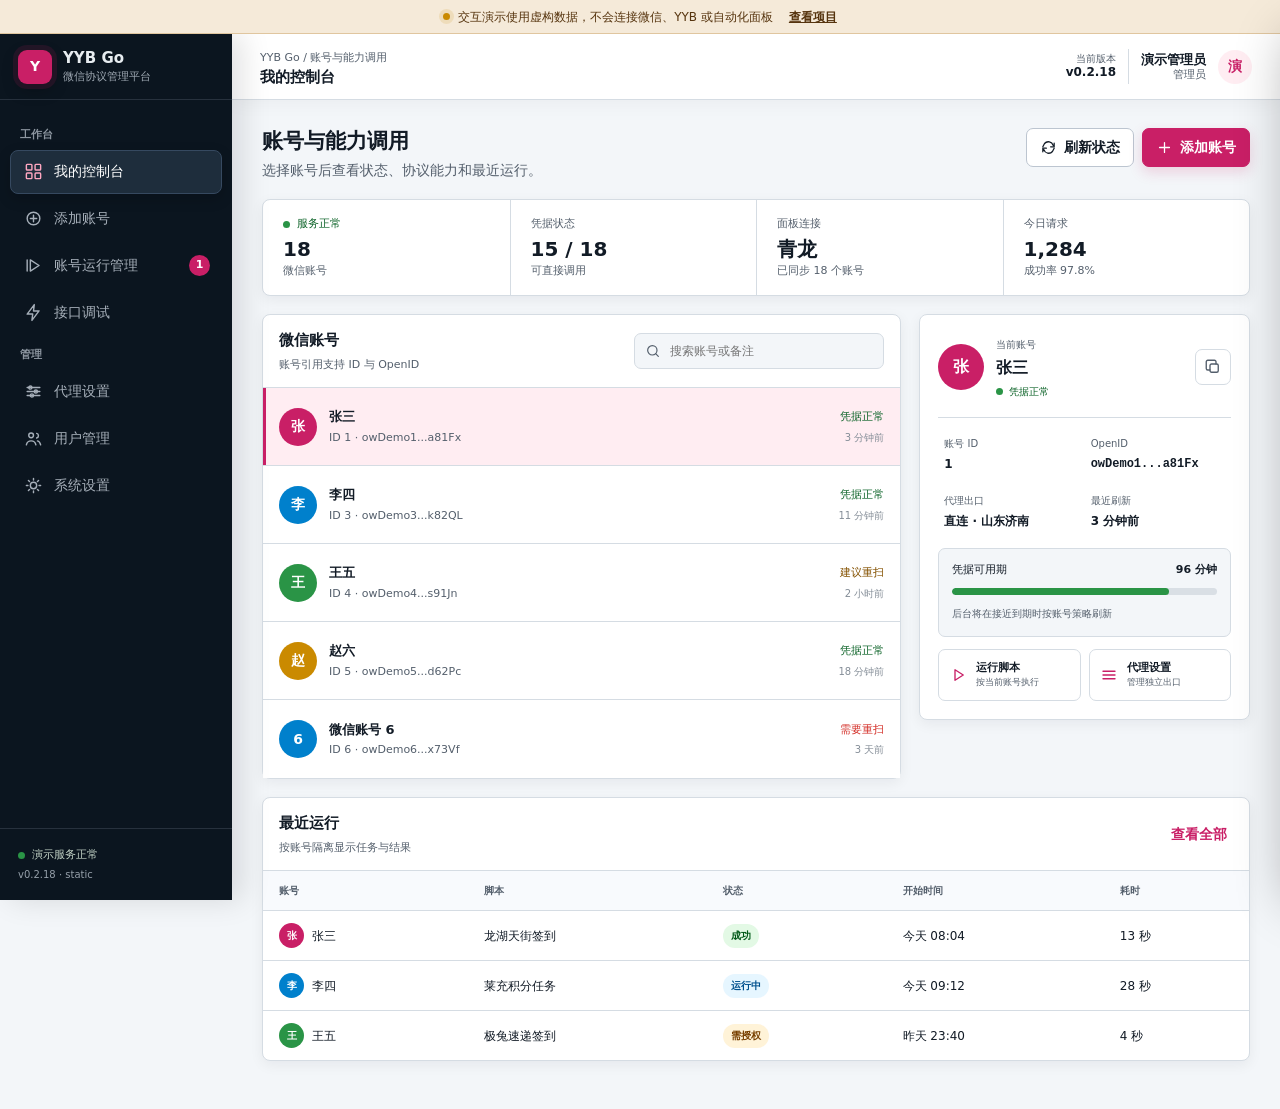
<file: index.html>
<!doctype html>
<html lang="zh-CN">
<head>
  <meta charset="utf-8">
  <meta name="viewport" content="width=device-width, initial-scale=1">
  <meta name="color-scheme" content="light">
  <meta name="theme-color" content="#222a35">
  <meta name="description" content="YYB Go Enhanced 交互式静态演示，体验账号、代理、脚本运行与接口调试。">
  <title>YYB Go Enhanced · 交互演示</title>
  <link rel="stylesheet" href="./styles.css">
</head>
<body>
  <div class="demo-strip" role="note">
    <span class="demo-strip-dot" aria-hidden="true"></span>
    交互演示使用虚构数据，不会连接微信、YYB 或自动化面板
    <a href="https://github.com/525815266/YYB-Go-Enhanced">查看项目</a>
  </div>

  <div class="app-shell">
    <aside class="sidebar" id="sidebar" aria-label="主导航">
      <div class="brand">
        <span class="brand-mark" aria-hidden="true">Y</span>
        <span class="brand-copy"><strong>YYB Go</strong><small>微信协议管理平台</small></span>
      </div>

      <nav class="nav" aria-label="演示模块">
        <p class="nav-group">工作台</p>
        <button class="nav-item active" type="button" data-view="dashboard">
          <span class="nav-icon" aria-hidden="true"><svg viewBox="0 0 24 24"><rect x="3" y="3" width="7" height="7" rx="1"/><rect x="14" y="3" width="7" height="7" rx="1"/><rect x="3" y="14" width="7" height="7" rx="1"/><rect x="14" y="14" width="7" height="7" rx="1"/></svg></span>
          <span>我的控制台</span>
        </button>
        <button class="nav-item" type="button" data-view="scan">
          <span class="nav-icon" aria-hidden="true"><svg viewBox="0 0 24 24"><circle cx="12" cy="12" r="8"/><path d="M12 8v8M8 12h8"/></svg></span>
          <span>添加账号</span>
        </button>
        <button class="nav-item" type="button" data-view="runs">
          <span class="nav-icon" aria-hidden="true"><svg viewBox="0 0 24 24"><path d="M8 5v14l11-7z"/><path d="M4 5v14"/></svg></span>
          <span>账号运行管理</span><span class="nav-count" id="runningCount">1</span>
        </button>
        <button class="nav-item" type="button" data-view="api">
          <span class="nav-icon" aria-hidden="true"><svg viewBox="0 0 24 24"><path d="m13 2-9 12h7l-1 8 9-12h-7z"/></svg></span>
          <span>接口调试</span>
        </button>

        <p class="nav-group">管理</p>
        <button class="nav-item" type="button" data-view="proxies">
          <span class="nav-icon" aria-hidden="true"><svg viewBox="0 0 24 24"><path d="M4 7h16M4 12h16M4 17h16"/><circle cx="8" cy="7" r="2"/><circle cx="15" cy="12" r="2"/><circle cx="10" cy="17" r="2"/></svg></span>
          <span>代理设置</span>
        </button>
        <button class="nav-item" type="button" data-view="users">
          <span class="nav-icon" aria-hidden="true"><svg viewBox="0 0 24 24"><circle cx="9" cy="8" r="3"/><path d="M3 20c.6-3.1 2.6-5 6-5s5.4 1.9 6 5M16 5.5a3 3 0 0 1 0 5.8M17 15c2 .5 3.3 2.1 4 5"/></svg></span>
          <span>用户管理</span>
        </button>
        <button class="nav-item" type="button" data-view="settings">
          <span class="nav-icon" aria-hidden="true"><svg viewBox="0 0 24 24"><path d="M12 3v2M12 19v2M3 12h2M19 12h2M5.6 5.6 7 7M17 17l1.4 1.4M18.4 5.6 17 7M7 17l-1.4 1.4"/><circle cx="12" cy="12" r="4"/></svg></span>
          <span>系统设置</span>
        </button>
      </nav>

      <div class="sidebar-foot">
        <span class="service-state"><i></i>演示服务正常</span>
        <small>v0.2.18 · static</small>
      </div>
    </aside>

    <button class="sidebar-overlay" id="sidebarOverlay" type="button" aria-label="关闭导航"></button>

    <section class="stage">
      <header class="topbar">
        <div class="topbar-context">
          <button class="icon-button menu-button" id="menuButton" type="button" aria-label="打开导航">
            <svg viewBox="0 0 24 24" aria-hidden="true"><path d="M4 7h16M4 12h16M4 17h16"/></svg>
          </button>
          <div><small>YYB Go / <span id="breadcrumb">账号与能力调用</span></small><h1 id="pageTitle">我的控制台</h1></div>
        </div>
        <div class="topbar-actions">
          <button class="version-button" type="button" id="versionButton"><small>当前版本</small><strong>v0.2.18</strong></button>
          <div class="user-copy"><strong>演示管理员</strong><small>管理员</small></div>
          <span class="user-avatar" aria-hidden="true">演</span>
        </div>
      </header>

      <main class="main">
        <section class="view active" data-view-panel="dashboard" aria-labelledby="dashboardTitle">
          <div class="page-head">
            <div><h2 id="dashboardTitle">账号与能力调用</h2><p>选择账号后查看状态、协议能力和最近运行。</p></div>
            <div class="page-actions"><button class="button secondary" type="button" id="refreshAccounts"><svg viewBox="0 0 24 24" aria-hidden="true"><path d="M20 6v5h-5M4 18v-5h5M18.5 9A7 7 0 0 0 6.4 6.4L4 11M5.5 15A7 7 0 0 0 17.6 17.6L20 13"/></svg>刷新状态</button><button class="button primary" type="button" data-go="scan"><svg viewBox="0 0 24 24" aria-hidden="true"><path d="M12 5v14M5 12h14"/></svg>添加账号</button></div>
          </div>

          <div class="status-band" aria-label="服务摘要">
            <div><span class="status-signal ok"><i></i>服务正常</span><strong>18</strong><small>微信账号</small></div>
            <div><span>凭据状态</span><strong>15 / 18</strong><small>可直接调用</small></div>
            <div><span>面板连接</span><strong>青龙</strong><small>已同步 18 个账号</small></div>
            <div><span>今日请求</span><strong>1,284</strong><small>成功率 97.8%</small></div>
          </div>

          <div class="dashboard-grid">
            <section class="account-workspace" aria-label="账号列表">
              <div class="section-head"><div><h3>微信账号</h3><p>账号引用支持 ID 与 OpenID</p></div><label class="search"><svg viewBox="0 0 24 24" aria-hidden="true"><circle cx="11" cy="11" r="7"/><path d="m16 16 4 4"/></svg><input id="accountSearch" type="search" placeholder="搜索账号或备注" aria-label="搜索账号"></label></div>
              <div class="account-list" id="accountList"></div>
            </section>

            <aside class="account-detail" aria-label="当前账号详情">
              <div class="detail-head"><span class="detail-avatar" id="detailAvatar">张</span><div><small>当前账号</small><h3 id="detailName">张三</h3><span class="inline-status ok"><i></i>凭据正常</span></div><button class="icon-button" type="button" aria-label="复制 OpenID" id="copyOpenid"><svg viewBox="0 0 24 24" aria-hidden="true"><rect x="8" y="8" width="11" height="11" rx="2"/><path d="M16 8V5a2 2 0 0 0-2-2H5a2 2 0 0 0-2 2v9a2 2 0 0 0 2 2h3"/></svg></button></div>
              <dl class="detail-grid">
                <div><dt>账号 ID</dt><dd id="detailId">1</dd></div>
                <div><dt>OpenID</dt><dd class="mono" id="detailOpenid">owDemo1...a81Fx</dd></div>
                <div><dt>代理出口</dt><dd id="detailProxy">直连 · 山东济南</dd></div>
                <div><dt>最近刷新</dt><dd id="detailRefresh">3 分钟前</dd></div>
              </dl>
              <div class="credential-health"><div class="health-label"><span>凭据可用期</span><strong id="healthText">96 分钟</strong></div><div class="progress"><span id="healthProgress" style="width:82%"></span></div><small>后台将在接近到期时按账号策略刷新</small></div>
              <div class="quick-actions"><button type="button" data-go="runs"><svg viewBox="0 0 24 24"><path d="M8 5v14l11-7z"/></svg><span><strong>运行脚本</strong><small>按当前账号执行</small></span></button><button type="button" data-go="proxies"><svg viewBox="0 0 24 24"><path d="M4 7h16M4 12h16M4 17h16"/></svg><span><strong>代理设置</strong><small>管理独立出口</small></span></button></div>
            </aside>
          </div>

          <section class="activity-section">
            <div class="section-head"><div><h3>最近运行</h3><p>按账号隔离显示任务与结果</p></div><button class="text-button" type="button" data-go="runs">查看全部</button></div>
            <div class="activity-table-wrap"><table class="activity-table"><thead><tr><th>账号</th><th>脚本</th><th>状态</th><th>开始时间</th><th>耗时</th></tr></thead><tbody><tr><td><span class="table-account"><i class="avatar-xs coral">张</i>张三</span></td><td>龙湖天街签到</td><td><span class="run-status success">成功</span></td><td>今天 08:04</td><td>13 秒</td></tr><tr><td><span class="table-account"><i class="avatar-xs blue">李</i>李四</span></td><td>莱充积分任务</td><td><span class="run-status running">运行中</span></td><td>今天 09:12</td><td>28 秒</td></tr><tr><td><span class="table-account"><i class="avatar-xs green">王</i>王五</span></td><td>极兔速递签到</td><td><span class="run-status warning">需授权</span></td><td>昨天 23:40</td><td>4 秒</td></tr></tbody></table></div>
          </section>
        </section>

        <section class="view" data-view-panel="scan" aria-labelledby="scanTitle">
          <div class="page-head"><div><h2 id="scanTitle">添加微信账号</h2><p>完成扫码后确认账号信息，再同步至自动化面板。</p></div><span class="step-caption" id="scanStepCaption">步骤 1 / 3</span></div>
          <ol class="steps" aria-label="添加账号进度"><li class="active" data-scan-step="1"><span>1</span><strong>微信扫码</strong></li><li data-scan-step="2"><span>2</span><strong>确认账号</strong></li><li data-scan-step="3"><span>3</span><strong>同步面板</strong></li></ol>
          <div class="scan-layout">
            <section class="scan-primary" id="scanPrimary"></section>
            <aside class="scan-aside"><h3>扫码前设置</h3><label class="field"><span>登录代理</span><select id="scanProxy"><option>直连</option><option>品赞 · 山东济南</option><option>静态代理 · 上海</option></select></label><div class="setting-row"><span><strong>面板自动同步</strong><small>成功后写入 YYB_SERVER</small></span><label class="switch"><input id="autoSync" type="checkbox" checked><span></span></label></div><div class="security-note"><svg viewBox="0 0 24 24" aria-hidden="true"><path d="M12 3 4 6v5c0 5 3.4 8.3 8 10 4.6-1.7 8-5 8-10V6z"/><path d="m9 12 2 2 4-4"/></svg><span>二维码与授权会话独立计时。演示不会创建真实登录会话。</span></div></aside>
          </div>
        </section>

        <section class="view" data-view-panel="runs" aria-labelledby="runsTitle">
          <div class="page-head"><div><h2 id="runsTitle">账号运行管理</h2><p>按账号筛选任务，控制启停并查看隔离日志。</p></div><button class="button secondary" type="button" id="syncJobs"><svg viewBox="0 0 24 24"><path d="M20 6v5h-5M4 18v-5h5M18.5 9A7 7 0 0 0 6.4 6.4L4 11M5.5 15A7 7 0 0 0 17.6 17.6L20 13"/></svg>同步面板</button></div>
          <div class="filter-bar"><label><span>账号</span><select id="runAccount"></select></label><label><span>脚本状态</span><select id="runStatus"><option value="all">全部状态</option><option value="enabled">已启用</option><option value="disabled">已停用</option></select></label><label class="filter-search"><span>脚本</span><input id="runSearch" type="search" placeholder="搜索脚本名称"></label></div>
          <div class="run-summary"><span><i class="dot green"></i><strong id="enabledJobs">3</strong> 个启用</span><span><i class="dot amber"></i><strong>1</strong> 个运行中</span><span><i class="dot gray"></i><strong id="disabledJobs">1</strong> 个停用</span><small>最近同步：刚刚</small></div>
          <div class="jobs" id="jobs"></div>
        </section>

        <section class="view" data-view-panel="proxies" aria-labelledby="proxyTitle">
          <div class="page-head"><div><h2 id="proxyTitle">账号代理设置</h2><p>每个账号独立选择网络出口，动态代理仅用于临时调用。</p></div><button class="button primary" type="button" id="saveProxy">保存设置</button></div>
          <div class="proxy-layout">
            <aside class="proxy-accounts"><div class="section-head compact"><div><h3>选择账号</h3><p>配置只作用于当前账号</p></div></div><div id="proxyAccountList"></div></aside>
            <section class="proxy-form"><div class="proxy-current"><span class="detail-avatar" id="proxyAvatar">张</span><div><small>正在配置</small><h3 id="proxyName">张三 · ID 1</h3></div><span class="inline-status ok"><i></i>出口正常</span></div><fieldset class="mode-options"><legend>代理模式</legend><label><input type="radio" name="proxyMode" value="direct" checked><span><strong>直连</strong><small>使用服务器默认网络出口</small></span></label><label><input type="radio" name="proxyMode" value="static"><span><strong>静态代理</strong><small>固定 HTTP CONNECT 或 SOCKS5</small></span></label><label><input type="radio" name="proxyMode" value="dynamic"><span><strong>动态代理 API</strong><small>支持 txt、json 和 json2</small></span></label></fieldset><div class="proxy-fields"><label class="field"><span>代理配置</span><select id="proxyProfile"><option>不使用配置库</option><option>品赞 · 山东一分钟</option><option>巨量 · 华东动态出口</option><option>办公网络 · 固定出口</option></select></label><div class="field-row"><label class="field"><span>目标省份</span><select id="proxyProvince"><option>山东省</option><option>北京市</option><option>上海市</option><option>江苏省</option></select></label><label class="field"><span>目标城市</span><select id="proxyCity"><option>济南市</option><option>青岛市</option><option>烟台市</option></select></label></div><label class="field"><span>提前刷新</span><select><option>到期前 5 分钟</option><option>到期前 15 分钟</option><option>到期前 30 分钟</option></select></label></div><div class="proxy-test"><div><span class="status-signal ok"><i></i>连通测试通过</span><strong>山东省济南市 · 联通</strong><small>入口 120.27.***.81 · 出口 27.195.***.42</small></div><button class="button secondary" id="testProxy" type="button">重新测试</button></div></section>
          </div>
        </section>

        <section class="view" data-view-panel="api" aria-labelledby="apiTitle">
          <div class="page-head"><div><h2 id="apiTitle">接口调试</h2><p>使用虚构账号体验参数填写与 JSON 响应。</p></div><span class="status-signal ok"><i></i>协议服务可用</span></div>
          <div class="api-layout"><section class="api-form"><label class="field"><span>账号</span><select id="apiAccount"></select></label><label class="field"><span>能力</span><select id="apiAction"><option value="getCode">获取 wx.login code</option><option value="getUserInfo">读取账号资料</option><option value="operateWxData">operateWxData 转发</option></select></label><label class="field"><span>AppID</span><input id="apiAppid" value="wx141bb9b73c970a9" spellcheck="false"></label><label class="field payload-field" hidden><span>Payload</span><textarea id="apiPayload" rows="8" spellcheck="false">{
  "api_name": "callFunction",
  "data": { "name": "demo", "data": {} },
  "env": 1
}</textarea></label><button class="button primary wide" id="executeApi" type="button"><svg viewBox="0 0 24 24"><path d="M8 5v14l11-7z"/></svg>执行调用</button></section><section class="response-panel"><div class="response-head"><span>响应结果</span><small id="responseTime">尚未调用</small></div><pre id="apiResponse"><code>{
  "code": 0,
  "message": "选择能力后执行调用",
  "demo": true
}</code></pre></section></div>
        </section>

        <section class="view placeholder-view" data-view-panel="users"><div><span class="placeholder-icon"><svg viewBox="0 0 24 24"><circle cx="9" cy="8" r="3"/><path d="M3 20c.6-3.1 2.6-5 6-5s5.4 1.9 6 5M16 5.5a3 3 0 0 1 0 5.8M17 15c2 .5 3.3 2.1 4 5"/></svg></span><h2>用户与权限</h2><p>正式服务支持管理员、普通用户、用户启停、密码重置和会话管理。</p><button class="button secondary" type="button" data-go="dashboard">返回控制台</button></div></section>
        <section class="view placeholder-view" data-view-panel="settings"><div><span class="placeholder-icon"><svg viewBox="0 0 24 24"><path d="M12 3v2M12 19v2M3 12h2M19 12h2M5.6 5.6 7 7M17 17l1.4 1.4M18.4 5.6 17 7M7 17l-1.4 1.4"/><circle cx="12" cy="12" r="4"/></svg></span><h2>系统设置</h2><p>正式服务可配置面板连接、注册策略、接口令牌、数据库与在线更新。</p><button class="button secondary" type="button" data-go="dashboard">返回控制台</button></div></section>
      </main>
    </section>
  </div>

  <aside class="log-drawer" id="logDrawer" aria-hidden="true" aria-labelledby="logTitle">
    <div class="log-head"><div><small id="logAccount">张三 · ID 1</small><h2 id="logTitle">龙湖天街签到</h2></div><button class="icon-button dark" id="closeLog" type="button" aria-label="关闭日志"><svg viewBox="0 0 24 24"><path d="m6 6 12 12M18 6 6 18"/></svg></button></div>
    <div class="log-meta"><span class="run-status running" id="logStatus">运行中</span><span id="logTime">刚刚开始</span><label><input id="autoScroll" type="checkbox" checked>跟随最新日志</label></div>
    <pre class="log-output" id="logOutput" tabindex="0"></pre>
    <div class="log-actions"><button class="button ghost-dark" type="button" id="clearLog">清空显示</button><button class="button light" type="button" id="rerunJob">再次运行</button></div>
  </aside>
  <button class="drawer-overlay" id="drawerOverlay" type="button" aria-label="关闭日志遮罩"></button>

  <div class="toast-region" id="toastRegion" aria-live="polite" aria-atomic="true"></div>
  <script src="./app.js"></script>
</body>
</html>
</file>
<file: styles.css>
:root {
  color-scheme: light;
  font-family: Inter, "Segoe UI", "PingFang SC", "Microsoft YaHei", system-ui, sans-serif;
  --sidebar-width: 232px;
  --topbar-height: 66px;
  --demo-height: 34px;
  --bg: oklch(0.972 0.005 250);
  --surface: oklch(1 0 0);
  --surface-soft: oklch(0.985 0.004 250);
  --ink: oklch(0.22 0.025 252);
  --muted: oklch(0.48 0.025 252);
  --faint: oklch(0.64 0.018 252);
  --line: oklch(0.89 0.012 250);
  --line-strong: oklch(0.82 0.018 250);
  --accent: oklch(0.55 0.205 3);
  --accent-dark: oklch(0.46 0.19 3);
  --accent-soft: oklch(0.965 0.025 3);
  --sidebar: oklch(0.19 0.025 252);
  --sidebar-hover: oklch(0.25 0.028 252);
  --sidebar-line: oklch(0.31 0.026 252);
  --green: oklch(0.59 0.15 148);
  --green-soft: oklch(0.96 0.035 148);
  --amber: oklch(0.68 0.15 78);
  --amber-soft: oklch(0.97 0.04 78);
  --blue: oklch(0.58 0.15 245);
  --blue-soft: oklch(0.965 0.025 245);
  --red: oklch(0.57 0.2 28);
  --red-soft: oklch(0.965 0.035 28);
  --shadow: 0 12px 30px oklch(0.18 0.025 252 / 0.08);
  --shadow-soft: 0 4px 14px oklch(0.18 0.025 252 / 0.06);
  --z-sidebar: 40;
  --z-topbar: 35;
  --z-overlay: 60;
  --z-drawer: 70;
  --z-toast: 80;
}

* { box-sizing: border-box; }
html { min-width: 320px; background: var(--bg); scroll-behavior: smooth; }
body { margin: 0; color: var(--ink); background: var(--bg); font-size: 14px; line-height: 1.5; }
button, input, select, textarea { font: inherit; letter-spacing: 0; }
button, select { cursor: pointer; }
button:focus-visible, input:focus-visible, select:focus-visible, textarea:focus-visible, a:focus-visible { outline: 2px solid var(--accent); outline-offset: 2px; }
button:disabled { cursor: not-allowed; opacity: 0.58; }
svg { width: 20px; height: 20px; fill: none; stroke: currentColor; stroke-linecap: round; stroke-linejoin: round; stroke-width: 1.8; }
[hidden] { display: none !important; }

.demo-strip { height: var(--demo-height); position: fixed; inset: 0 0 auto 0; z-index: 50; display: flex; align-items: center; justify-content: center; gap: 8px; padding: 0 16px; background: oklch(0.94 0.025 78); border-bottom: 1px solid oklch(0.84 0.06 78); color: oklch(0.36 0.07 65); font-size: 12px; }
.demo-strip a { margin-left: 8px; color: inherit; font-weight: 700; }
.demo-strip-dot { width: 7px; height: 7px; border-radius: 50%; background: var(--amber); box-shadow: 0 0 0 4px oklch(0.68 0.15 78 / 0.14); }

.app-shell { min-height: 100vh; padding-top: var(--demo-height); display: grid; grid-template-columns: var(--sidebar-width) minmax(0, 1fr); }
.sidebar { width: var(--sidebar-width); position: fixed; inset: var(--demo-height) auto 0 0; z-index: var(--z-sidebar); display: flex; flex-direction: column; background: var(--sidebar); color: oklch(0.94 0.008 250); box-shadow: 10px 0 28px oklch(0.12 0.02 252 / 0.12); }
.brand { height: var(--topbar-height); display: flex; align-items: center; gap: 11px; padding: 0 18px; border-bottom: 1px solid var(--sidebar-line); }
.brand-mark { width: 34px; height: 34px; flex: 0 0 auto; display: grid; place-items: center; border-radius: 9px; background: var(--accent); color: white; font-weight: 800; box-shadow: 0 0 0 5px oklch(0.55 0.205 3 / 0.12), 0 6px 16px oklch(0.1 0.02 252 / 0.25); }
.brand-copy { min-width: 0; display: grid; line-height: 1.25; }
.brand-copy strong { font-size: 15px; }
.brand-copy small { margin-top: 2px; color: oklch(0.73 0.018 250); font-size: 11px; }
.nav { flex: 1; overflow-y: auto; padding: 15px 10px; }
.nav-group { margin: 12px 10px 6px; color: oklch(0.67 0.018 250); font-size: 11px; font-weight: 700; }
.nav-item { width: 100%; min-height: 44px; display: flex; align-items: center; gap: 10px; margin: 3px 0; padding: 8px 11px; border: 1px solid transparent; border-radius: 8px; background: transparent; color: oklch(0.75 0.018 250); text-align: left; transition: color 160ms ease, background 160ms ease, border-color 160ms ease; }
.nav-item:hover { color: white; background: var(--sidebar-hover); border-color: var(--sidebar-line); }
.nav-item.active { color: white; background: oklch(0.29 0.035 252); border-color: oklch(0.4 0.045 252); box-shadow: 0 5px 14px oklch(0.1 0.02 252 / 0.2); }
.nav-item.active .nav-icon { color: oklch(0.83 0.12 3); }
.nav-icon { width: 22px; height: 22px; display: grid; place-items: center; flex: 0 0 auto; }
.nav-icon svg { width: 19px; height: 19px; }
.nav-count { min-width: 21px; height: 21px; margin-left: auto; display: inline-grid; place-items: center; border-radius: 99px; background: var(--accent); color: white; font-size: 11px; font-weight: 800; }
.sidebar-foot { min-height: 72px; display: grid; gap: 3px; align-content: center; padding: 12px 18px; border-top: 1px solid var(--sidebar-line); color: oklch(0.7 0.018 250); }
.sidebar-foot small { font-size: 10px; }
.service-state { display: flex; align-items: center; gap: 7px; color: oklch(0.86 0.025 150); font-size: 11px; }
.service-state i, .status-signal i, .inline-status i { width: 7px; height: 7px; border-radius: 50%; background: var(--green); }

.sidebar-overlay { display: none; position: fixed; inset: var(--demo-height) 0 0 0; z-index: 39; border: 0; background: oklch(0.12 0.02 252 / 0.48); }
.stage { min-width: 0; grid-column: 2; }
.topbar { height: var(--topbar-height); position: sticky; top: var(--demo-height); z-index: var(--z-topbar); display: flex; align-items: center; justify-content: space-between; gap: 18px; padding: 0 28px; background: oklch(1 0 0 / 0.94); border-bottom: 1px solid var(--line); box-shadow: 0 4px 18px oklch(0.18 0.025 252 / 0.04); backdrop-filter: blur(14px); }
.topbar-context, .topbar-actions { display: flex; align-items: center; gap: 12px; min-width: 0; }
.topbar-context small, .user-copy small { color: var(--muted); font-size: 11px; }
.topbar h1 { margin: 1px 0 0; font-size: 15px; line-height: 1.3; }
.menu-button { display: none !important; }
.version-button { min-width: 92px; display: grid; justify-items: end; padding: 4px 12px 4px 8px; border: 0; border-right: 1px solid var(--line); background: transparent; color: var(--muted); line-height: 1.25; }
.version-button:hover { color: var(--accent); background: var(--bg); }
.version-button small { font-size: 10px; }
.version-button strong { color: var(--ink); font-size: 12px; }
.user-copy { display: grid; text-align: right; line-height: 1.25; }
.user-copy strong { font-size: 13px; }
.user-avatar { width: 34px; height: 34px; display: grid; place-items: center; border-radius: 50%; background: var(--accent-soft); color: var(--accent); font-weight: 800; }

.main { width: min(1480px, 100%); margin: 0 auto; padding: 28px 30px 48px; }
.view { display: none; }
.view.active { display: block; }
.page-head { min-height: 52px; display: flex; align-items: flex-start; justify-content: space-between; gap: 18px; margin-bottom: 18px; }
.page-head h2, .section-head h3, .detail-head h3, .proxy-current h3 { margin: 0; text-wrap: balance; }
.page-head h2 { font-size: 21px; line-height: 1.3; }
.page-head p, .section-head p { margin: 5px 0 0; color: var(--muted); }
.page-actions { display: flex; gap: 8px; }
.button { min-height: 38px; display: inline-flex; align-items: center; justify-content: center; gap: 7px; padding: 8px 13px; border: 1px solid transparent; border-radius: 7px; font-weight: 680; transition: background 160ms ease, border-color 160ms ease, color 160ms ease, box-shadow 160ms ease; }
.button svg { width: 17px; height: 17px; }
.button.primary { background: var(--accent); border-color: var(--accent); color: white; box-shadow: 0 5px 14px oklch(0.55 0.205 3 / 0.18); }
.button.primary:hover { background: var(--accent-dark); border-color: var(--accent-dark); }
.button.secondary { background: var(--surface); border-color: var(--line-strong); color: var(--ink); }
.button.secondary:hover { border-color: oklch(0.7 0.03 250); background: var(--surface-soft); }
.button.wide { width: 100%; }
.button.light { background: white; border-color: white; color: var(--sidebar); }
.button.ghost-dark { background: transparent; border-color: oklch(0.42 0.025 252); color: oklch(0.86 0.01 250); }
.icon-button { width: 36px; height: 36px; display: grid; place-items: center; flex: 0 0 auto; padding: 0; border: 1px solid var(--line); border-radius: 7px; background: var(--surface); color: var(--muted); }
.icon-button:hover { color: var(--ink); background: var(--bg); }
.icon-button.dark { border-color: oklch(0.4 0.025 252); background: transparent; color: white; }
.icon-button svg { width: 18px; height: 18px; }
.text-button { border: 0; background: transparent; color: var(--accent); font-weight: 700; }

.status-band { min-height: 96px; display: grid; grid-template-columns: repeat(4, minmax(0, 1fr)); margin-bottom: 18px; border: 1px solid var(--line); border-radius: 8px; background: var(--surface); box-shadow: var(--shadow-soft); overflow: hidden; }
.status-band > div { min-width: 0; display: grid; align-content: center; gap: 2px; padding: 16px 20px; }
.status-band > div + div { border-left: 1px solid var(--line); }
.status-band span, .status-band small { color: var(--muted); font-size: 11px; }
.status-band strong { margin-top: 2px; font-size: 20px; line-height: 1.2; }
.status-signal { display: inline-flex; align-items: center; gap: 7px; width: fit-content; }
.status-signal.ok { color: oklch(0.43 0.12 148); }

.dashboard-grid { display: grid; grid-template-columns: minmax(0, 1.45fr) minmax(330px, 0.75fr); gap: 18px; align-items: start; }
.account-workspace, .account-detail, .activity-section, .scan-primary, .scan-aside, .filter-bar, .jobs, .proxy-accounts, .proxy-form, .api-form, .response-panel { background: var(--surface); border: 1px solid var(--line); border-radius: 8px; box-shadow: var(--shadow-soft); }
.section-head { min-height: 65px; display: flex; align-items: center; justify-content: space-between; gap: 14px; padding: 14px 16px; border-bottom: 1px solid var(--line); }
.section-head.compact { min-height: 68px; }
.section-head h3 { font-size: 15px; }
.section-head p { font-size: 11px; }
.search { width: min(250px, 46%); height: 36px; display: flex; align-items: center; gap: 7px; padding: 0 10px; border: 1px solid var(--line); border-radius: 7px; background: var(--bg); color: var(--muted); }
.search:focus-within { border-color: var(--accent); box-shadow: 0 0 0 3px var(--accent-soft); }
.search svg { width: 16px; height: 16px; flex: 0 0 auto; }
.search input { width: 100%; min-width: 0; border: 0; outline: 0; background: transparent; color: var(--ink); font-size: 12px; }
.account-list { max-height: 496px; overflow: auto; }
.account-row { width: 100%; min-height: 78px; display: grid; grid-template-columns: auto minmax(0, 1fr) auto; align-items: center; gap: 12px; padding: 13px 16px; border: 0; border-bottom: 1px solid var(--line); background: white; color: var(--ink); text-align: left; }
.account-row:last-child { border-bottom: 0; }
.account-row:hover { background: var(--surface-soft); }
.account-row.selected { background: var(--accent-soft); box-shadow: inset 3px 0 0 var(--accent); }
.account-avatar, .detail-avatar { display: grid; place-items: center; border-radius: 50%; color: white; font-weight: 800; }
.account-avatar { width: 38px; height: 38px; }
.detail-avatar { width: 46px; height: 46px; background: var(--accent); font-size: 16px; }
.account-copy { min-width: 0; display: grid; gap: 3px; }
.account-copy strong { overflow: hidden; font-size: 13px; text-overflow: ellipsis; white-space: nowrap; }
.account-copy small { overflow: hidden; color: var(--muted); font-size: 11px; text-overflow: ellipsis; white-space: nowrap; }
.account-state { display: grid; justify-items: end; gap: 4px; }
.account-state span { font-size: 11px; }
.account-state small { color: var(--faint); font-size: 10px; }
.state-ok { color: oklch(0.43 0.12 148); }
.state-warning { color: oklch(0.48 0.12 75); }
.state-expired { color: var(--red); }
.empty-list { padding: 40px 20px; color: var(--muted); text-align: center; }

.account-detail { position: sticky; top: calc(var(--demo-height) + var(--topbar-height) + 18px); padding: 18px; }
.detail-head { display: grid; grid-template-columns: auto minmax(0, 1fr) auto; align-items: center; gap: 12px; padding-bottom: 16px; border-bottom: 1px solid var(--line); }
.detail-head small, .proxy-current small { color: var(--muted); font-size: 10px; }
.detail-head h3, .proxy-current h3 { margin-top: 2px; font-size: 16px; }
.inline-status { display: inline-flex; align-items: center; gap: 6px; margin-top: 3px; font-size: 10px; }
.inline-status.ok { color: oklch(0.43 0.12 148); }
.detail-grid { display: grid; grid-template-columns: repeat(2, minmax(0, 1fr)); margin: 0; padding: 8px 0; }
.detail-grid div { min-width: 0; padding: 10px 6px; }
.detail-grid dt { color: var(--muted); font-size: 10px; }
.detail-grid dd { margin: 4px 0 0; overflow: hidden; font-size: 12px; font-weight: 680; text-overflow: ellipsis; white-space: nowrap; }
.mono { font-family: "SFMono-Regular", Consolas, monospace; }
.credential-health { padding: 13px; border: 1px solid var(--line); border-radius: 7px; background: var(--bg); }
.health-label { display: flex; justify-content: space-between; gap: 10px; font-size: 11px; }
.progress { height: 7px; margin: 9px 0 7px; border-radius: 99px; background: oklch(0.9 0.01 250); overflow: hidden; }
.progress span { display: block; height: 100%; border-radius: inherit; background: var(--green); transition: width 240ms ease; }
.credential-health small { color: var(--muted); font-size: 10px; }
.quick-actions { display: grid; grid-template-columns: repeat(2, minmax(0, 1fr)); gap: 8px; margin-top: 12px; }
.quick-actions button { min-width: 0; display: flex; align-items: center; gap: 9px; padding: 10px; border: 1px solid var(--line); border-radius: 7px; background: white; color: var(--ink); text-align: left; }
.quick-actions button:hover { border-color: var(--accent); background: var(--accent-soft); }
.quick-actions svg { width: 18px; color: var(--accent); }
.quick-actions span { min-width: 0; display: grid; }
.quick-actions strong { font-size: 11px; }
.quick-actions small { color: var(--muted); font-size: 9px; }

.activity-section { margin-top: 18px; }
.activity-table-wrap { overflow-x: auto; }
.activity-table { width: 100%; border-collapse: collapse; font-size: 12px; }
.activity-table th, .activity-table td { padding: 12px 16px; border-bottom: 1px solid var(--line); text-align: left; white-space: nowrap; }
.activity-table th { color: var(--muted); background: var(--surface-soft); font-size: 10px; font-weight: 680; }
.activity-table tbody tr:last-child td { border-bottom: 0; }
.table-account { display: inline-flex; align-items: center; gap: 8px; }
.avatar-xs { width: 25px; height: 25px; display: inline-grid; place-items: center; border-radius: 50%; color: white; font-size: 10px; font-style: normal; font-weight: 800; }
.coral { background: var(--accent); }.blue { background: var(--blue); }.green { background: var(--green); }.amber { background: var(--amber); }
.run-status { min-height: 24px; display: inline-flex; align-items: center; padding: 3px 8px; border-radius: 99px; font-size: 10px; font-weight: 700; }
.run-status.success { background: var(--green-soft); color: oklch(0.4 0.13 148); }
.run-status.running { background: var(--blue-soft); color: oklch(0.42 0.13 245); }
.run-status.warning { background: var(--amber-soft); color: oklch(0.43 0.12 70); }

.step-caption { color: var(--muted); font-size: 12px; font-weight: 700; }
.steps { display: grid; grid-template-columns: repeat(3, minmax(0, 1fr)); margin: 0 0 18px; padding: 0; list-style: none; border: 1px solid var(--line); border-radius: 8px; background: var(--surface); overflow: hidden; }
.steps li { position: relative; min-height: 58px; display: flex; align-items: center; gap: 10px; padding: 10px 18px; color: var(--muted); }
.steps li + li { border-left: 1px solid var(--line); }
.steps span { width: 26px; height: 26px; display: grid; place-items: center; border: 1px solid var(--line-strong); border-radius: 50%; background: var(--bg); font-size: 11px; }
.steps strong { font-size: 12px; }
.steps li.active { color: var(--accent); background: var(--accent-soft); }
.steps li.active span, .steps li.done span { border-color: var(--accent); background: var(--accent); color: white; }
.steps li.done { color: var(--ink); }
.scan-layout { display: grid; grid-template-columns: minmax(0, 1.35fr) minmax(280px, 0.65fr); gap: 18px; align-items: start; }
.scan-primary { min-height: 470px; display: grid; place-items: center; padding: 34px; }
.scan-card { width: min(420px, 100%); display: grid; justify-items: center; text-align: center; }
.scan-card h3 { margin: 20px 0 6px; font-size: 17px; }
.scan-card p { max-width: 48ch; margin: 0; color: var(--muted); font-size: 12px; }
.qr-code { width: 210px; aspect-ratio: 1; display: grid; grid-template-columns: repeat(13, 1fr); gap: 2px; padding: 14px; border: 1px solid var(--line); border-radius: 8px; background: white; box-shadow: var(--shadow); }
.qr-code i { background: transparent; }
.qr-code i.on { background: var(--ink); border-radius: 1px; }
.qr-timer { margin-top: 12px; color: var(--muted); font-size: 11px; }
.qr-timer strong { color: var(--ink); }
.scan-demo-action { margin-top: 20px; }
.scan-aside { padding: 18px; }
.scan-aside h3 { margin: 0 0 16px; font-size: 15px; }
.field { display: grid; gap: 6px; }
.field > span, .filter-bar label > span { color: var(--muted); font-size: 11px; font-weight: 680; }
.field select, .field input, .field textarea, .filter-bar select, .filter-bar input { width: 100%; min-height: 39px; padding: 8px 10px; border: 1px solid var(--line-strong); border-radius: 7px; background: white; color: var(--ink); }
.field textarea { resize: vertical; font-family: "SFMono-Regular", Consolas, monospace; font-size: 12px; line-height: 1.6; }
.setting-row { display: flex; align-items: center; justify-content: space-between; gap: 12px; margin-top: 18px; padding: 15px 0; border-block: 1px solid var(--line); }
.setting-row > span { display: grid; }
.setting-row strong { font-size: 12px; }
.setting-row small { color: var(--muted); font-size: 10px; }
.switch input { position: absolute; opacity: 0; pointer-events: none; }
.switch span { width: 42px; height: 23px; position: relative; display: block; border-radius: 99px; background: var(--line-strong); transition: background 160ms ease; }
.switch span::after { content: ""; width: 17px; height: 17px; position: absolute; left: 3px; top: 3px; border-radius: 50%; background: white; box-shadow: 0 1px 4px oklch(0.18 0.02 250 / 0.25); transition: transform 160ms ease; }
.switch input:checked + span { background: var(--accent); }
.switch input:checked + span::after { transform: translateX(19px); }
.security-note { display: flex; align-items: flex-start; gap: 9px; margin-top: 16px; padding: 12px; border-radius: 7px; background: var(--blue-soft); color: oklch(0.4 0.09 245); font-size: 10px; }
.security-note svg { width: 17px; flex: 0 0 auto; }
.scan-success-icon { width: 62px; height: 62px; display: grid; place-items: center; border-radius: 50%; background: var(--green-soft); color: var(--green); }
.scan-success-icon svg { width: 31px; height: 31px; }
.scan-account-card { width: 100%; margin-top: 20px; display: grid; grid-template-columns: auto minmax(0, 1fr); gap: 12px; padding: 14px; border: 1px solid var(--line); border-radius: 8px; text-align: left; }
.scan-account-card dl { display: grid; grid-template-columns: repeat(2, minmax(0, 1fr)); gap: 8px; margin: 0; }
.scan-account-card dt { color: var(--muted); font-size: 9px; }
.scan-account-card dd { margin: 2px 0 0; overflow: hidden; font-size: 11px; font-weight: 680; text-overflow: ellipsis; white-space: nowrap; }
.scan-input { width: 100%; margin-top: 14px; text-align: left; }
.scan-finish-actions { display: flex; gap: 8px; margin-top: 18px; }

.filter-bar { display: grid; grid-template-columns: 210px 180px minmax(220px, 1fr); gap: 12px; padding: 14px; }
.filter-bar label { display: grid; gap: 5px; }
.run-summary { display: flex; align-items: center; flex-wrap: wrap; gap: 18px; margin: 12px 0; padding: 0 4px; color: var(--muted); font-size: 11px; }
.run-summary span { display: inline-flex; align-items: center; gap: 6px; }
.run-summary strong { color: var(--ink); }
.run-summary small { margin-left: auto; }
.dot { width: 7px; height: 7px; border-radius: 50%; }.dot.green { background: var(--green); }.dot.amber { background: var(--amber); }.dot.gray { background: var(--faint); }
.jobs { overflow: hidden; }
.job-row { min-height: 84px; display: grid; grid-template-columns: minmax(230px, 1.2fr) minmax(190px, 0.8fr) 120px 190px; align-items: center; gap: 14px; padding: 14px 16px; border-bottom: 1px solid var(--line); }
.job-row:last-child { border-bottom: 0; }
.job-main { min-width: 0; display: flex; align-items: center; gap: 11px; }
.job-icon { width: 38px; height: 38px; display: grid; place-items: center; flex: 0 0 auto; border-radius: 7px; background: var(--accent-soft); color: var(--accent); }
.job-icon svg { width: 18px; }
.job-main > span { min-width: 0; display: grid; }
.job-main strong { overflow: hidden; text-overflow: ellipsis; white-space: nowrap; }
.job-main small, .job-meta small { color: var(--muted); font-size: 10px; }
.job-meta { display: grid; gap: 3px; }
.job-meta strong { font-size: 11px; }
.job-controls { display: flex; justify-content: flex-end; gap: 7px; }
.job-controls .icon-button { width: 34px; height: 34px; }
.job-controls .run-job { color: var(--accent); }
.job-toggle { display: flex; align-items: center; gap: 8px; font-size: 11px; }

.proxy-layout { display: grid; grid-template-columns: 270px minmax(0, 1fr); gap: 18px; align-items: start; }
.proxy-accounts { overflow: hidden; }
.proxy-account { width: 100%; min-height: 62px; display: flex; align-items: center; gap: 10px; padding: 10px 14px; border: 0; border-bottom: 1px solid var(--line); background: white; color: var(--ink); text-align: left; }
.proxy-account:last-child { border-bottom: 0; }
.proxy-account:hover { background: var(--surface-soft); }
.proxy-account.selected { background: var(--accent-soft); box-shadow: inset 3px 0 0 var(--accent); }
.proxy-account > span:nth-child(2) { min-width: 0; flex: 1; display: grid; }
.proxy-account strong { font-size: 12px; }
.proxy-account small { overflow: hidden; color: var(--muted); font-size: 9px; text-overflow: ellipsis; white-space: nowrap; }
.proxy-form { padding: 18px; }
.proxy-current { display: grid; grid-template-columns: auto minmax(0, 1fr) auto; align-items: center; gap: 12px; padding-bottom: 17px; border-bottom: 1px solid var(--line); }
.mode-options { display: grid; grid-template-columns: repeat(3, minmax(0, 1fr)); gap: 9px; margin: 18px 0; padding: 0; border: 0; }
.mode-options legend { margin-bottom: 8px; color: var(--muted); font-size: 11px; font-weight: 700; }
.mode-options label { min-width: 0; position: relative; display: flex; gap: 8px; padding: 12px; border: 1px solid var(--line); border-radius: 7px; cursor: pointer; }
.mode-options label:has(input:checked) { border-color: var(--accent); background: var(--accent-soft); box-shadow: 0 0 0 2px oklch(0.55 0.205 3 / 0.08); }
.mode-options input { margin: 2px 0 0; accent-color: var(--accent); }
.mode-options span { min-width: 0; display: grid; }
.mode-options strong { font-size: 11px; }
.mode-options small { color: var(--muted); font-size: 9px; }
.proxy-fields { display: grid; gap: 13px; }
.field-row { display: grid; grid-template-columns: repeat(2, minmax(0, 1fr)); gap: 12px; }
.proxy-test { display: flex; align-items: center; justify-content: space-between; gap: 16px; margin-top: 18px; padding: 14px; border: 1px solid oklch(0.86 0.05 148); border-radius: 7px; background: var(--green-soft); }
.proxy-test > div { display: grid; gap: 2px; }
.proxy-test strong { font-size: 12px; }
.proxy-test small { color: oklch(0.45 0.055 148); font-size: 9px; }

.api-layout { display: grid; grid-template-columns: minmax(300px, 0.7fr) minmax(0, 1.3fr); gap: 18px; align-items: start; }
.api-form { display: grid; gap: 14px; padding: 18px; }
.response-panel { overflow: hidden; background: oklch(0.18 0.025 252); color: oklch(0.92 0.012 250); }
.response-head { height: 50px; display: flex; align-items: center; justify-content: space-between; padding: 0 16px; border-bottom: 1px solid oklch(0.3 0.025 252); }
.response-head span { font-weight: 700; }
.response-head small { color: oklch(0.68 0.018 250); }
.response-panel pre { min-height: 390px; max-height: 560px; margin: 0; overflow: auto; padding: 18px; font-family: "SFMono-Regular", Consolas, monospace; font-size: 12px; line-height: 1.7; white-space: pre-wrap; }

.placeholder-view { min-height: calc(100vh - var(--demo-height) - var(--topbar-height) - 80px); place-items: center; }
.placeholder-view.active { display: grid; }
.placeholder-view > div { max-width: 460px; text-align: center; }
.placeholder-view h2 { margin: 15px 0 6px; }
.placeholder-view p { margin: 0 0 18px; color: var(--muted); }
.placeholder-icon { width: 56px; height: 56px; display: inline-grid; place-items: center; border: 1px solid var(--line); border-radius: 50%; background: white; color: var(--accent); box-shadow: var(--shadow-soft); }
.placeholder-icon svg { width: 25px; height: 25px; }

.log-drawer { width: min(560px, 100vw); position: fixed; inset: var(--demo-height) 0 0 auto; z-index: var(--z-drawer); display: grid; grid-template-rows: auto auto minmax(0, 1fr) auto; background: var(--sidebar); color: white; box-shadow: -18px 0 50px oklch(0.1 0.02 252 / 0.32); transform: translateX(105%); transition: transform 220ms cubic-bezier(0.22, 1, 0.36, 1); }
.log-drawer.open { transform: translateX(0); }
.log-head { display: flex; align-items: flex-start; justify-content: space-between; gap: 14px; padding: 19px 20px; border-bottom: 1px solid var(--sidebar-line); }
.log-head small { color: oklch(0.7 0.018 250); }
.log-head h2 { margin: 3px 0 0; font-size: 17px; }
.log-meta { display: flex; align-items: center; gap: 12px; padding: 10px 20px; border-bottom: 1px solid var(--sidebar-line); color: oklch(0.7 0.018 250); font-size: 10px; }
.log-meta label { margin-left: auto; display: flex; align-items: center; gap: 5px; }
.log-meta input { accent-color: var(--accent); }
.log-output { min-width: 0; margin: 0; overflow: auto; padding: 18px 20px; background: oklch(0.15 0.022 252); color: oklch(0.84 0.035 148); font-family: "SFMono-Regular", Consolas, monospace; font-size: 11px; line-height: 1.75; white-space: pre-wrap; overflow-wrap: anywhere; }
.log-actions { display: flex; justify-content: flex-end; gap: 8px; padding: 13px 20px; border-top: 1px solid var(--sidebar-line); }
.drawer-overlay { display: none; position: fixed; inset: var(--demo-height) 0 0 0; z-index: var(--z-overlay); border: 0; background: oklch(0.12 0.02 252 / 0.5); }
.drawer-overlay.open { display: block; }

.toast-region { position: fixed; right: 22px; bottom: 22px; z-index: var(--z-toast); display: grid; gap: 8px; }
.toast { min-width: 260px; max-width: min(380px, calc(100vw - 32px)); display: flex; align-items: center; gap: 9px; padding: 11px 13px; border: 1px solid var(--line); border-radius: 7px; background: white; box-shadow: var(--shadow); animation: toast-in 180ms ease-out; }
.toast i { width: 8px; height: 8px; flex: 0 0 auto; border-radius: 50%; background: var(--green); }
.toast.error i { background: var(--red); }
@keyframes toast-in { from { opacity: 0; transform: translateY(6px); } }

@media (max-width: 1040px) {
  .status-band { grid-template-columns: repeat(2, minmax(0, 1fr)); }
  .status-band > div:nth-child(3) { border-left: 0; border-top: 1px solid var(--line); }
  .status-band > div:nth-child(4) { border-top: 1px solid var(--line); }
  .dashboard-grid, .scan-layout { grid-template-columns: minmax(0, 1fr); }
  .account-detail { position: static; }
  .job-row { grid-template-columns: minmax(220px, 1fr) 140px 180px; }
  .job-meta { display: none; }
}

@media (max-width: 820px) {
  :root { --sidebar-width: 260px; --topbar-height: 60px; }
  .app-shell { grid-template-columns: minmax(0, 1fr); }
  .sidebar { transform: translateX(-105%); transition: transform 200ms cubic-bezier(0.22, 1, 0.36, 1); }
  body.nav-open .sidebar { transform: translateX(0); }
  body.nav-open .sidebar-overlay { display: block; }
  .stage { grid-column: 1; }
  .menu-button { display: grid !important; }
  .topbar { padding: 0 14px; }
  .main { padding: 20px 14px 40px; }
  .user-copy { display: none; }
  .version-button { min-width: 74px; padding-right: 9px; }
  .page-head { align-items: flex-start; }
  .filter-bar { grid-template-columns: repeat(2, minmax(0, 1fr)); }
  .filter-search { grid-column: 1 / -1; }
  .proxy-layout, .api-layout { grid-template-columns: minmax(0, 1fr); }
  .proxy-accounts > div:last-child { display: flex; overflow-x: auto; }
  .proxy-account { min-width: 210px; border-right: 1px solid var(--line); border-bottom: 0; }
  .mode-options { grid-template-columns: minmax(0, 1fr); }
  .job-row { grid-template-columns: minmax(0, 1fr) 108px; }
  .job-toggle { grid-column: 1; }
  .job-controls { grid-column: 2; grid-row: 1 / span 2; }
}

@media (max-width: 560px) {
  .demo-strip { justify-content: flex-start; overflow: hidden; white-space: nowrap; text-overflow: ellipsis; }
  .demo-strip a { margin-left: auto; flex: 0 0 auto; }
  .topbar-actions .user-avatar { display: none; }
  .page-head { display: grid; }
  .page-actions { width: 100%; }
  .page-actions .button { flex: 1; }
  .status-band { grid-template-columns: repeat(2, minmax(0, 1fr)); }
  .status-band > div { padding: 13px; }
  .status-band strong { font-size: 17px; }
  .section-head { align-items: flex-start; }
  .search { width: 48%; }
  .account-row { grid-template-columns: auto minmax(0, 1fr); }
  .account-state { grid-column: 2; justify-items: start; display: flex; gap: 8px; }
  .detail-grid { grid-template-columns: minmax(0, 1fr); }
  .quick-actions { grid-template-columns: minmax(0, 1fr); }
  .steps strong { display: none; }
  .steps li { justify-content: center; padding-inline: 8px; }
  .scan-primary { min-height: 430px; padding: 24px 16px; }
  .qr-code { width: 190px; }
  .scan-account-card dl { grid-template-columns: minmax(0, 1fr); }
  .scan-finish-actions { width: 100%; display: grid; }
  .filter-bar { grid-template-columns: minmax(0, 1fr); }
  .filter-search { grid-column: auto; }
  .run-summary { gap: 10px; }
  .run-summary small { width: 100%; margin-left: 0; }
  .job-row { grid-template-columns: minmax(0, 1fr) auto; padding: 13px; }
  .field-row { grid-template-columns: minmax(0, 1fr); }
  .proxy-test { align-items: stretch; flex-direction: column; }
  .log-drawer { top: 0; }
  .drawer-overlay { inset: 0; }
  .toast-region { right: 16px; bottom: 16px; left: 16px; }
  .toast { min-width: 0; max-width: none; }
}

@media (prefers-reduced-motion: reduce) {
  *, *::before, *::after { scroll-behavior: auto !important; animation-duration: 0.01ms !important; animation-iteration-count: 1 !important; transition-duration: 0.01ms !important; }
}
</file>
